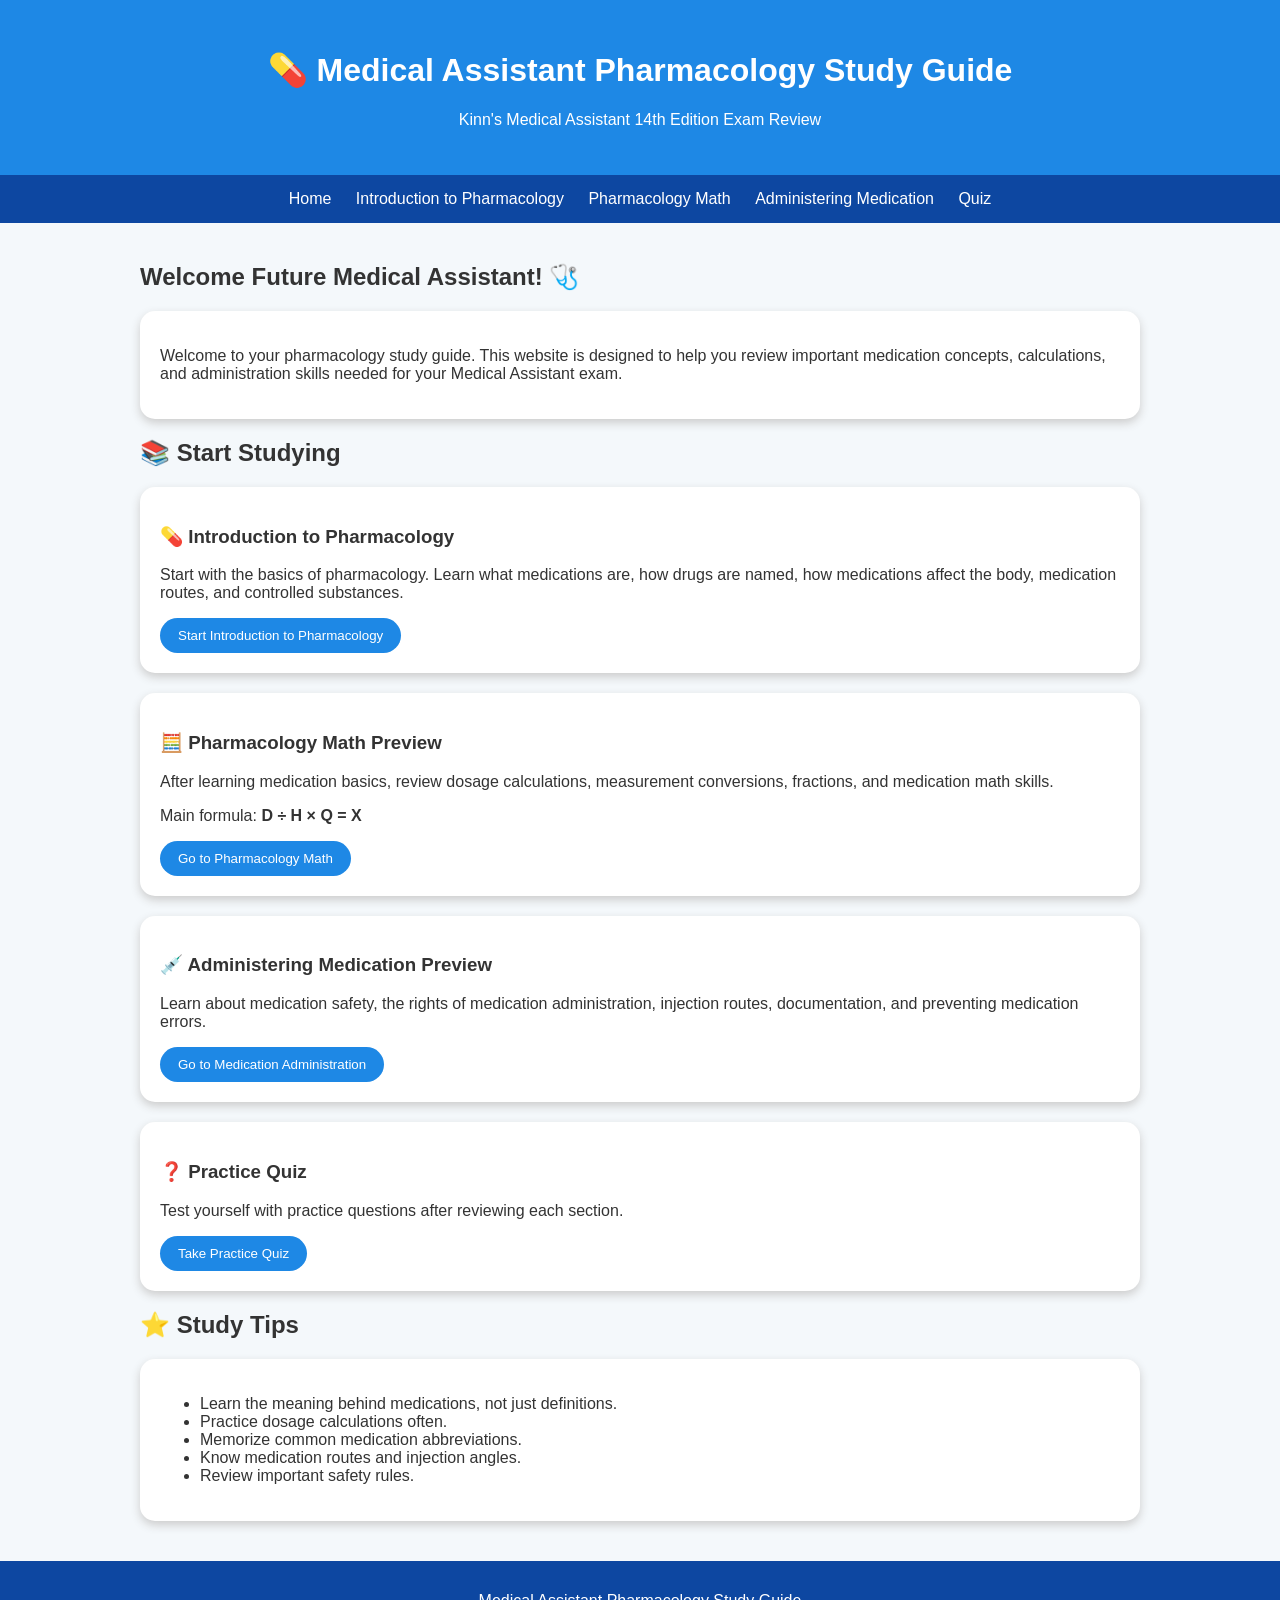
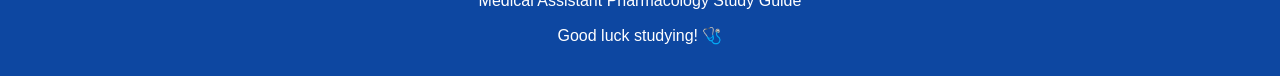
<file: index.html>
<!DOCTYPE html>
<html lang="en">

<head>

<meta charset="UTF-8">
<meta name="viewport" content="width=device-width, initial-scale=1.0">

<title>Medical Assistant Pharmacology Study Guide</title>

<link rel="stylesheet" href="style.css">

</head>


<body>


<header>

<h1>💊 Medical Assistant Pharmacology Study Guide</h1>

<p>Kinn's Medical Assistant 14th Edition Exam Review</p>

</header>



<nav>

<a href="index.html">Home</a>

<a href="intro.html">Introduction to Pharmacology</a>

<a href="math.html">Pharmacology Math</a>

<a href="medication.html">Administering Medication</a>

<a href="quiz.html">Quiz</a>

</nav>





<section>


<h2>Welcome Future Medical Assistant! 🩺</h2>


<div class="card">

<p>

Welcome to your pharmacology study guide. This website is designed to help you review important medication concepts, calculations, and administration skills needed for your Medical Assistant exam.

</p>

</div>





<h2>📚 Start Studying</h2>





<div class="card">


<h3>💊 Introduction to Pharmacology</h3>


<p>

Start with the basics of pharmacology. Learn what medications are, how drugs are named, how medications affect the body, medication routes, and controlled substances.

</p>


<a href="intro.html">

<button>Start Introduction to Pharmacology</button>

</a>


</div>







<div class="card">


<h3>🧮 Pharmacology Math Preview</h3>


<p>

After learning medication basics, review dosage calculations, measurement conversions, fractions, and medication math skills.

</p>


<p>

Main formula:

<strong>D ÷ H × Q = X</strong>

</p>


<a href="math.html">

<button>Go to Pharmacology Math</button>

</a>


</div>







<div class="card">


<h3>💉 Administering Medication Preview</h3>


<p>

Learn about medication safety, the rights of medication administration, injection routes, documentation, and preventing medication errors.

</p>


<a href="medication.html">

<button>Go to Medication Administration</button>

</a>


</div>







<div class="card">


<h3>❓ Practice Quiz</h3>


<p>

Test yourself with practice questions after reviewing each section.

</p>


<a href="quiz.html">

<button>Take Practice Quiz</button>

</a>


</div>







<h2>⭐ Study Tips</h2>


<div class="card">


<ul>

<li>Learn the meaning behind medications, not just definitions.</li>

<li>Practice dosage calculations often.</li>

<li>Memorize common medication abbreviations.</li>

<li>Know medication routes and injection angles.</li>

<li>Review important safety rules.</li>

</ul>


</div>





</section>





<footer>

<p>Medical Assistant Pharmacology Study Guide</p>

<p>Good luck studying! 🩺</p>

</footer>




</body>

</html>
</file>
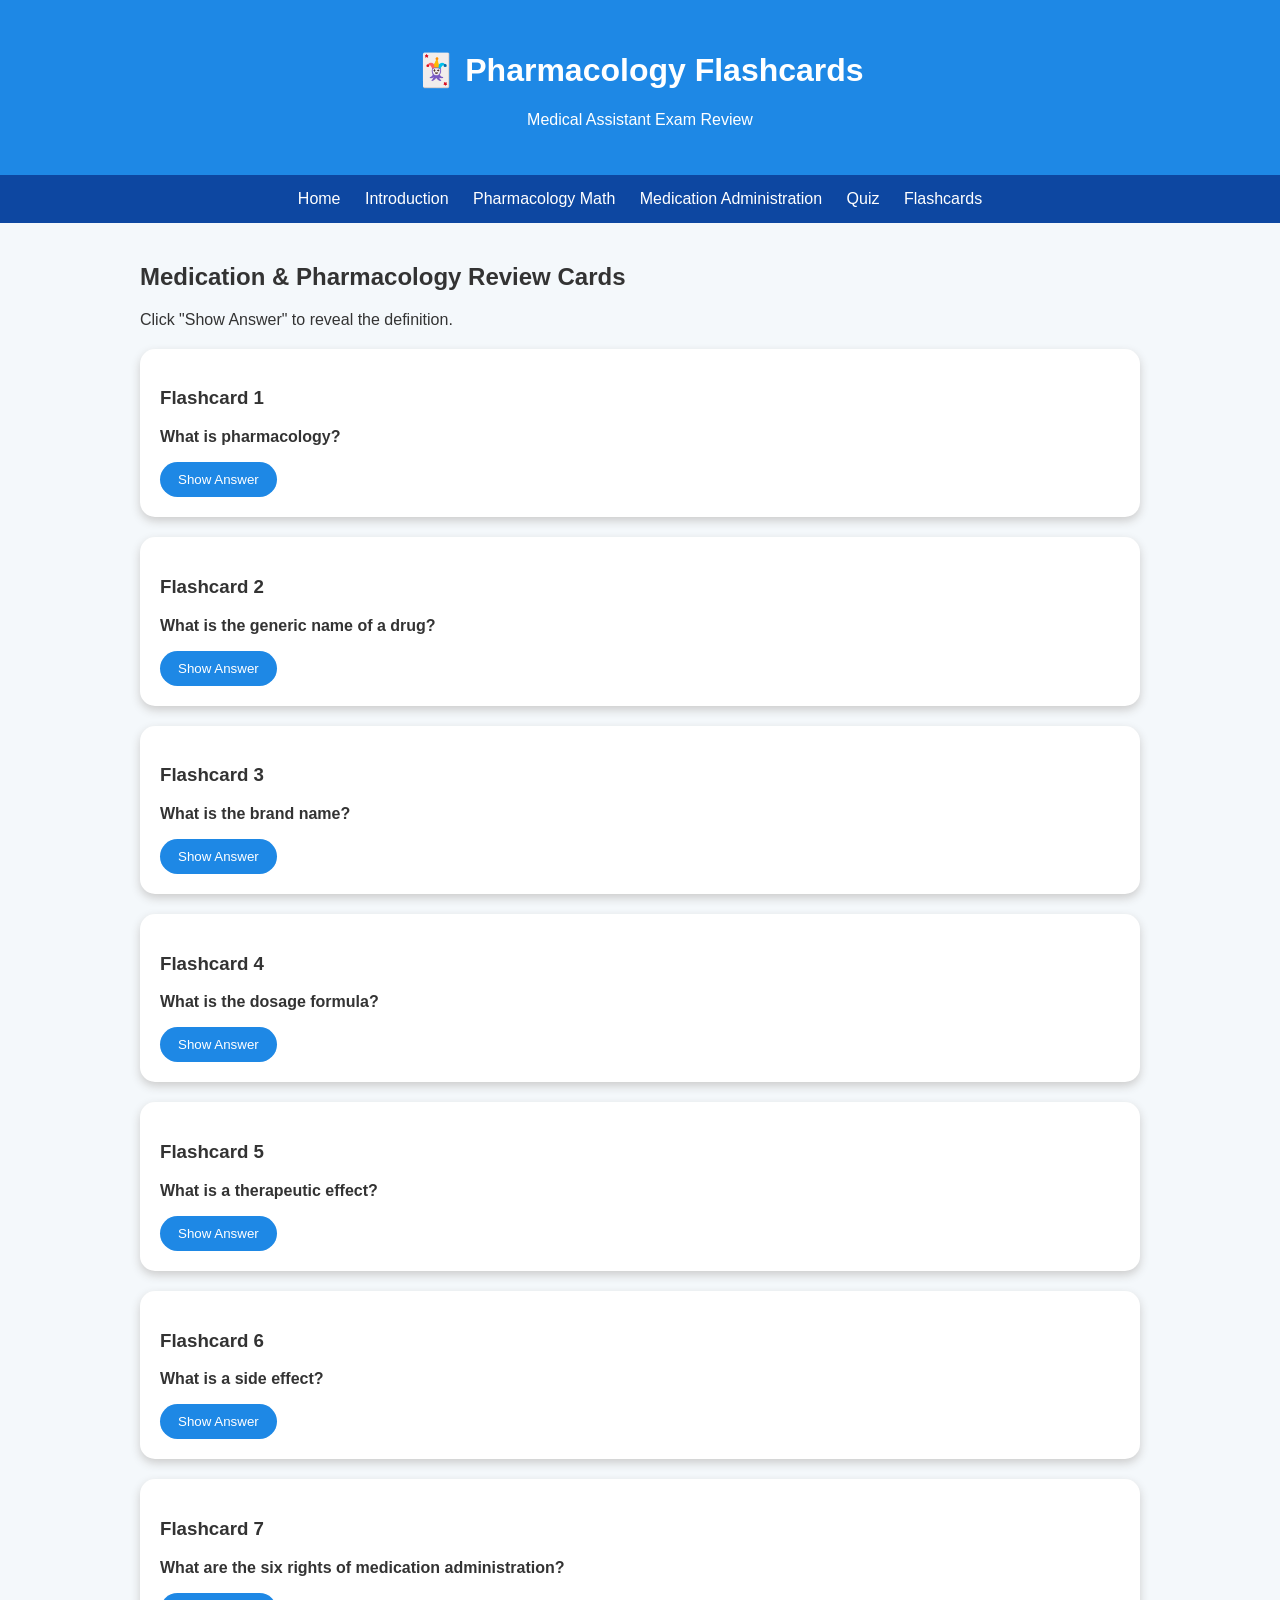
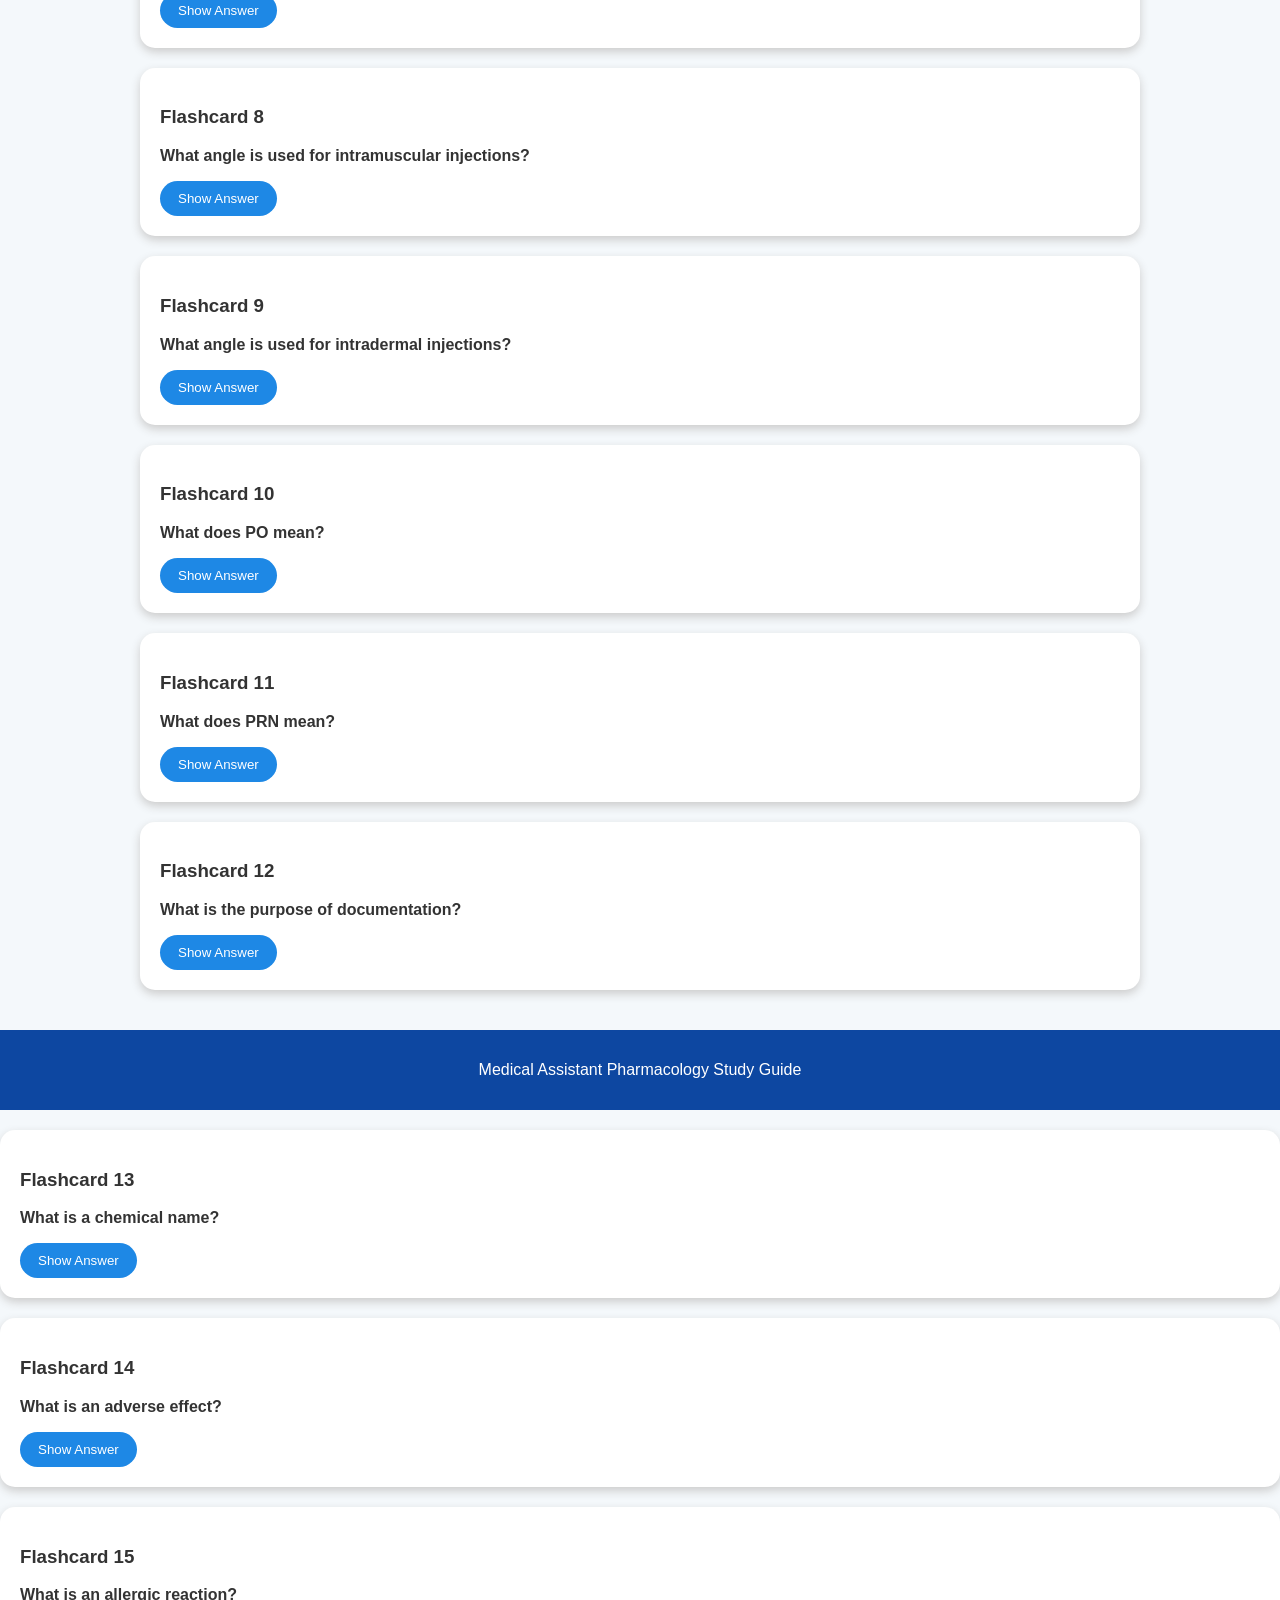
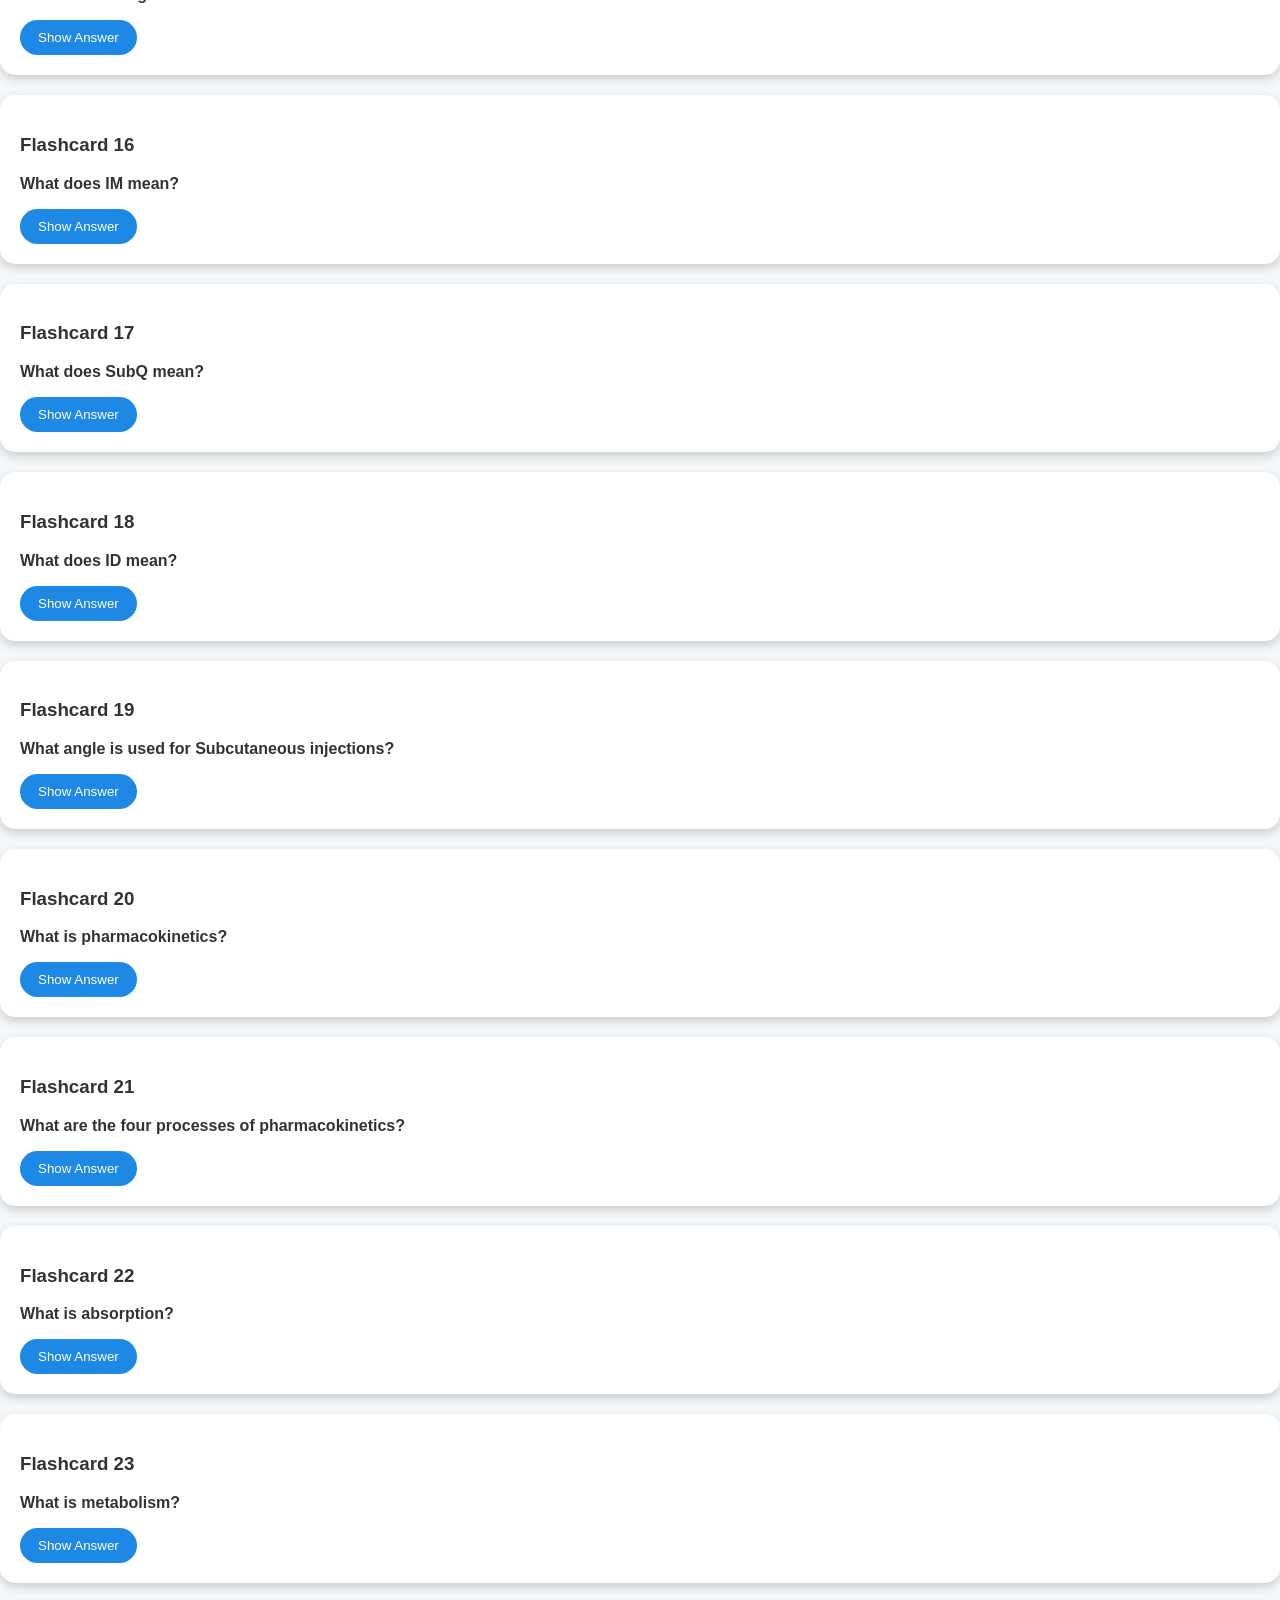
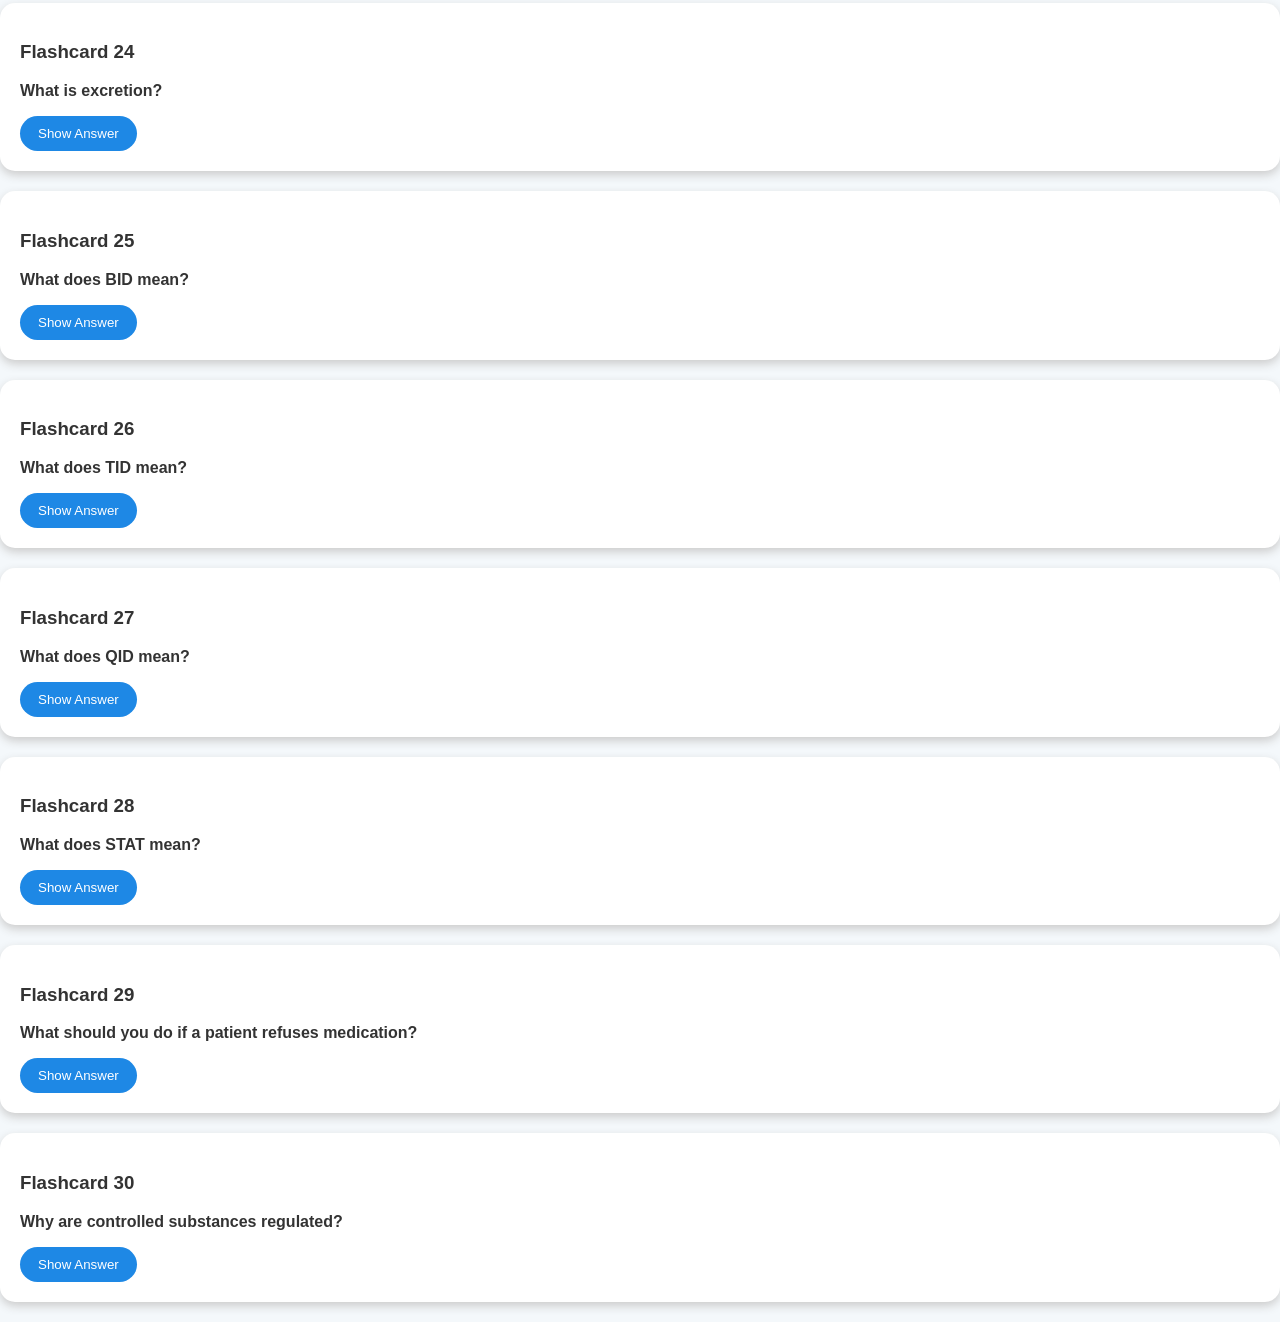
<file: flashcards.html>
<!DOCTYPE html>
<html lang="en">

<head>

<meta charset="UTF-8">
<meta name="viewport" content="width=device-width, initial-scale=1.0">

<title>Pharmacology Flashcards</title>

<link rel="stylesheet" href="style.css">

</head>


<body>


<header>

<h1>🃏 Pharmacology Flashcards</h1>

<p>Medical Assistant Exam Review</p>

</header>



<nav>

<a href="index.html">Home</a>

<a href="intro.html">Introduction</a>

<a href="math.html">Pharmacology Math</a>

<a href="medication.html">Medication Administration</a>

<a href="quiz.html">Quiz</a>

<a href="flashcards.html">Flashcards</a>

</nav>





<section>


<h2>Medication & Pharmacology Review Cards</h2>


<p>
Click "Show Answer" to reveal the definition.
</p>





<div class="card">

<h3>Flashcard 1</h3>

<p><strong>What is pharmacology?</strong></p>

<button onclick="showAnswer('a1')">Show Answer</button>

<p id="a1" style="display:none;">
The study of drugs, their effects on the body, and how they are used to treat conditions.
</p>

</div>







<div class="card">

<h3>Flashcard 2</h3>

<p><strong>What is the generic name of a drug?</strong></p>

<button onclick="showAnswer('a2')">Show Answer</button>

<p id="a2" style="display:none;">
The official non-brand name of a medication.
</p>

</div>







<div class="card">

<h3>Flashcard 3</h3>

<p><strong>What is the brand name?</strong></p>

<button onclick="showAnswer('a3')">Show Answer</button>

<p id="a3" style="display:none;">
The name given to a medication by the manufacturer.
</p>

</div>







<div class="card">

<h3>Flashcard 4</h3>

<p><strong>What is the dosage formula?</strong></p>

<button onclick="showAnswer('a4')">Show Answer</button>

<p id="a4" style="display:none;">
D ÷ H × Q = X
<br>
D = Desired dose
<br>
H = Have (dose available)
<br>
Q = Quantity
<br>
X = Amount to give
</p>

</div>







<div class="card">

<h3>Flashcard 5</h3>

<p><strong>What is a therapeutic effect?</strong></p>

<button onclick="showAnswer('a5')">Show Answer</button>

<p id="a5" style="display:none;">
The intended or desired effect of a medication.
</p>

</div>







<div class="card">

<h3>Flashcard 6</h3>

<p><strong>What is a side effect?</strong></p>

<button onclick="showAnswer('a6')">Show Answer</button>

<p id="a6" style="display:none;">
An expected but unwanted effect of a medication.
</p>

</div>







<div class="card">

<h3>Flashcard 7</h3>

<p><strong>What are the six rights of medication administration?</strong></p>

<button onclick="showAnswer('a7')">Show Answer</button>

<p id="a7" style="display:none;">
Right patient, right medication, right dose, right route, right time, and right documentation.
</p>

</div>







<div class="card">

<h3>Flashcard 8</h3>

<p><strong>What angle is used for intramuscular injections?</strong></p>

<button onclick="showAnswer('a8')">Show Answer</button>

<p id="a8" style="display:none;">
90 degrees.
</p>

</div>







<div class="card">

<h3>Flashcard 9</h3>

<p><strong>What angle is used for intradermal injections?</strong></p>

<button onclick="showAnswer('a9')">Show Answer</button>

<p id="a9" style="display:none;">
5°–15°.
</p>

</div>







<div class="card">

<h3>Flashcard 10</h3>

<p><strong>What does PO mean?</strong></p>

<button onclick="showAnswer('a10')">Show Answer</button>

<p id="a10" style="display:none;">
By mouth (oral route).
</p>

</div>







<div class="card">

<h3>Flashcard 11</h3>

<p><strong>What does PRN mean?</strong></p>

<button onclick="showAnswer('a11')">Show Answer</button>

<p id="a11" style="display:none;">
As needed.
</p>

</div>







<div class="card">

<h3>Flashcard 12</h3>

<p><strong>What is the purpose of documentation?</strong></p>

<button onclick="showAnswer('a12')">Show Answer</button>

<p id="a12" style="display:none;">
To provide a legal record that medication was safely administered.
</p>

</div>






</section>







<script>

function showAnswer(id){

let answer = document.getElementById(id);

if(answer.style.display === "none"){

answer.style.display = "block";

}

else{

answer.style.display = "none";

}

}

</script>






<footer>

<p>Medical Assistant Pharmacology Study Guide</p>

</footer>



</body>
<!-- Additional Flashcards -->


<div class="card">

<h3>Flashcard 13</h3>

<p><strong>What is a chemical name?</strong></p>

<button onclick="showAnswer('a13')">Show Answer</button>

<p id="a13" style="display:none;">
The scientific name that describes the chemical structure of a drug.
</p>

</div>





<div class="card">

<h3>Flashcard 14</h3>

<p><strong>What is an adverse effect?</strong></p>

<button onclick="showAnswer('a14')">Show Answer</button>

<p id="a14" style="display:none;">
A harmful or unexpected reaction to a medication that may require medical attention.
</p>

</div>





<div class="card">

<h3>Flashcard 15</h3>

<p><strong>What is an allergic reaction?</strong></p>

<button onclick="showAnswer('a15')">Show Answer</button>

<p id="a15" style="display:none;">
An immune system response to a medication. Signs may include rash, itching, swelling, or difficulty breathing.
</p>

</div>





<div class="card">

<h3>Flashcard 16</h3>

<p><strong>What does IM mean?</strong></p>

<button onclick="showAnswer('a16')">Show Answer</button>

<p id="a16" style="display:none;">
Intramuscular — medication injected into muscle tissue.
</p>

</div>





<div class="card">

<h3>Flashcard 17</h3>

<p><strong>What does SubQ mean?</strong></p>

<button onclick="showAnswer('a17')">Show Answer</button>

<p id="a17" style="display:none;">
Subcutaneous — medication injected into the fatty tissue under the skin.
</p>

</div>





<div class="card">

<h3>Flashcard 18</h3>

<p><strong>What does ID mean?</strong></p>

<button onclick="showAnswer('a18')">Show Answer</button>

<p id="a18" style="display:none;">
Intradermal — medication injected into the dermis layer of the skin.
</p>

</div>





<div class="card">

<h3>Flashcard 19</h3>

<p><strong>What angle is used for Subcutaneous injections?</strong></p>

<button onclick="showAnswer('a19')">Show Answer</button>

<p id="a19" style="display:none;">
45° or 90° depending on needle length and amount of fatty tissue.
</p>

</div>





<div class="card">

<h3>Flashcard 20</h3>

<p><strong>What is pharmacokinetics?</strong></p>

<button onclick="showAnswer('a20')">Show Answer</button>

<p id="a20" style="display:none;">
The study of how the body affects a drug, including absorption, distribution, metabolism, and excretion (ADME).
</p>

</div>





<div class="card">

<h3>Flashcard 21</h3>

<p><strong>What are the four processes of pharmacokinetics?</strong></p>

<button onclick="showAnswer('a21')">Show Answer</button>

<p id="a21" style="display:none;">
Absorption, Distribution, Metabolism, and Excretion (ADME).
</p>

</div>





<div class="card">

<h3>Flashcard 22</h3>

<p><strong>What is absorption?</strong></p>

<button onclick="showAnswer('a22')">Show Answer</button>

<p id="a22" style="display:none;">
The process of a drug entering the bloodstream.
</p>

</div>





<div class="card">

<h3>Flashcard 23</h3>

<p><strong>What is metabolism?</strong></p>

<button onclick="showAnswer('a23')">Show Answer</button>

<p id="a23" style="display:none;">
The process of the body chemically changing a drug, mainly occurring in the liver.
</p>

</div>





<div class="card">

<h3>Flashcard 24</h3>

<p><strong>What is excretion?</strong></p>

<button onclick="showAnswer('a24')">Show Answer</button>

<p id="a24" style="display:none;">
The removal of drugs from the body, mainly through the kidneys.
</p>

</div>





<div class="card">

<h3>Flashcard 25</h3>

<p><strong>What does BID mean?</strong></p>

<button onclick="showAnswer('a25')">Show Answer</button>

<p id="a25" style="display:none;">
Twice daily.
</p>

</div>





<div class="card">

<h3>Flashcard 26</h3>

<p><strong>What does TID mean?</strong></p>

<button onclick="showAnswer('a26')">Show Answer</button>

<p id="a26" style="display:none;">
Three times daily.
</p>

</div>





<div class="card">

<h3>Flashcard 27</h3>

<p><strong>What does QID mean?</strong></p>

<button onclick="showAnswer('a27')">Show Answer</button>

<p id="a27" style="display:none;">
Four times daily.
</p>

</div>





<div class="card">

<h3>Flashcard 28</h3>

<p><strong>What does STAT mean?</strong></p>

<button onclick="showAnswer('a28')">Show Answer</button>

<p id="a28" style="display:none;">
Immediately.
</p>

</div>





<div class="card">

<h3>Flashcard 29</h3>

<p><strong>What should you do if a patient refuses medication?</strong></p>

<button onclick="showAnswer('a29')">Show Answer</button>

<p id="a29" style="display:none;">
Respect the patient's decision, notify the provider according to policy, and document the refusal.
</p>

</div>





<div class="card">

<h3>Flashcard 30</h3>

<p><strong>Why are controlled substances regulated?</strong></p>

<button onclick="showAnswer('a30')">Show Answer</button>

<p id="a30" style="display:none;">
Because they have potential for misuse, abuse, or dependence and are controlled by regulations.
</p>

</div>
</html>
</file>
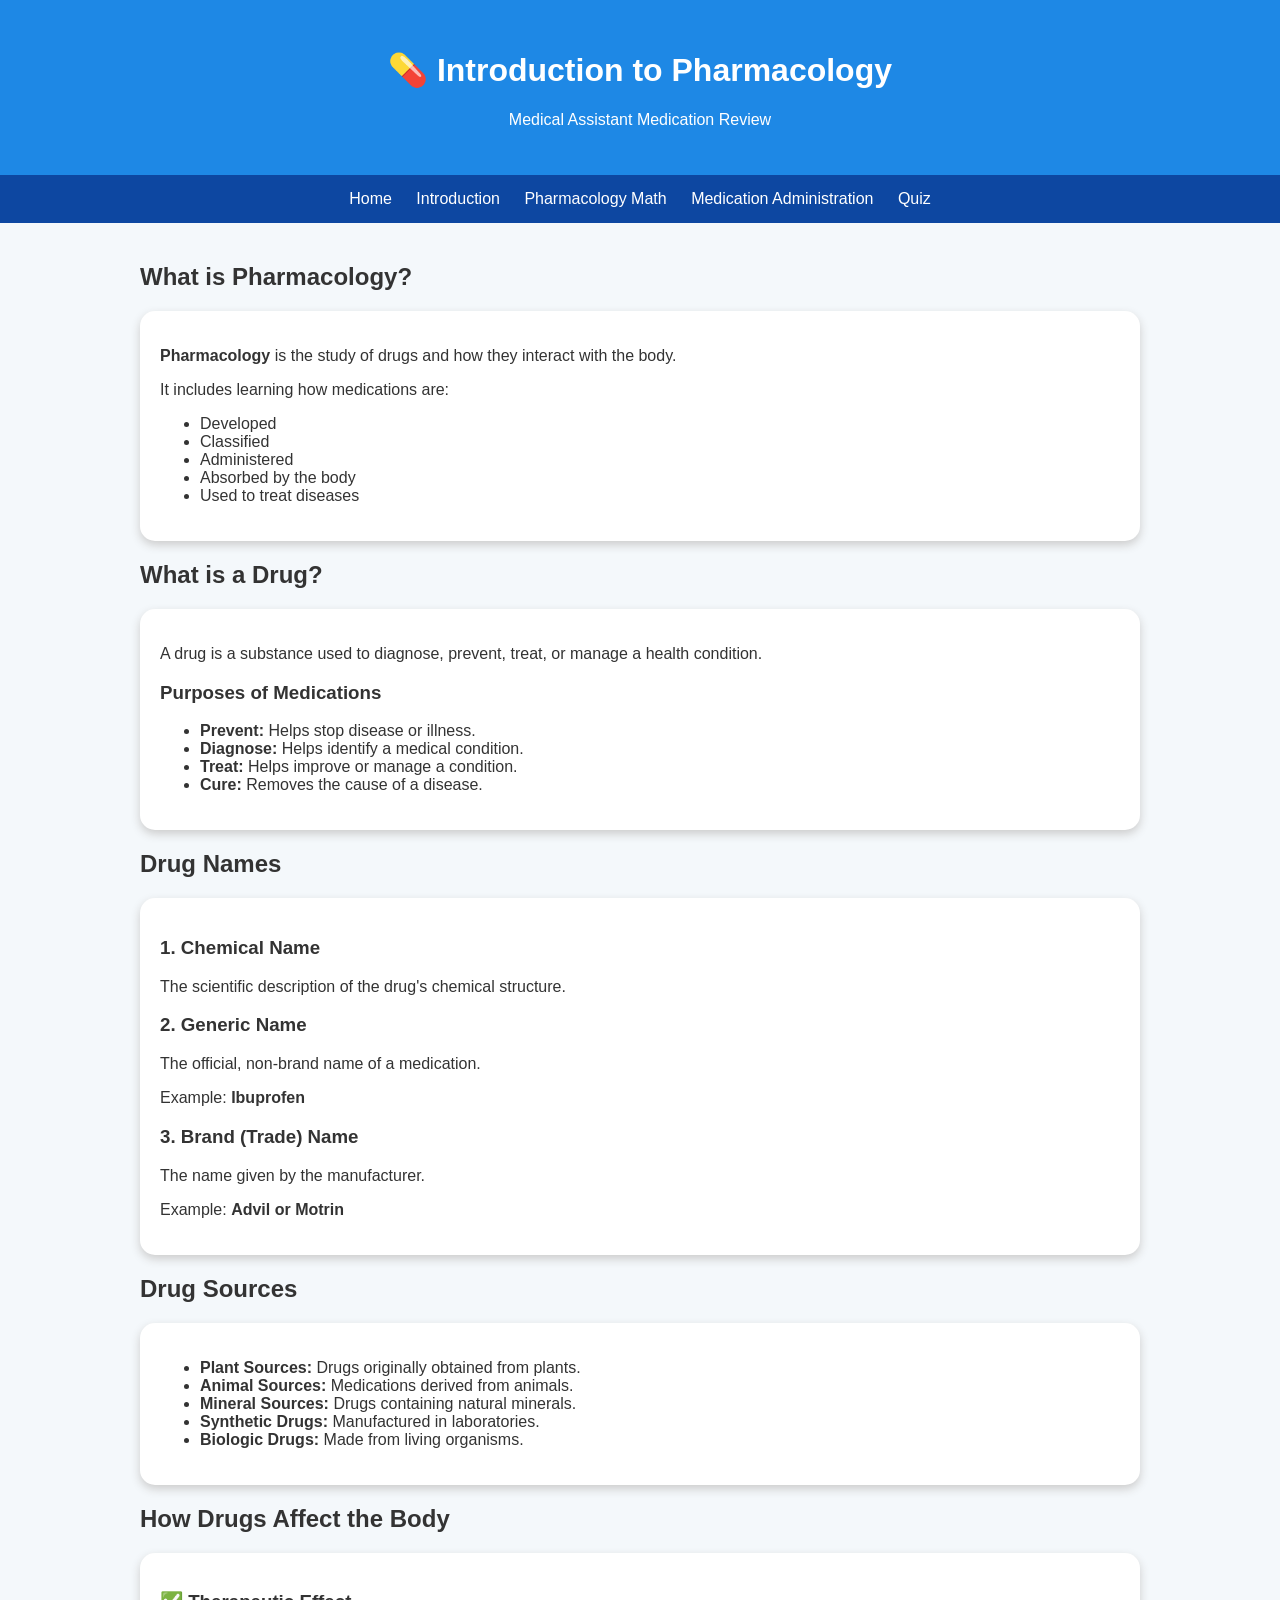
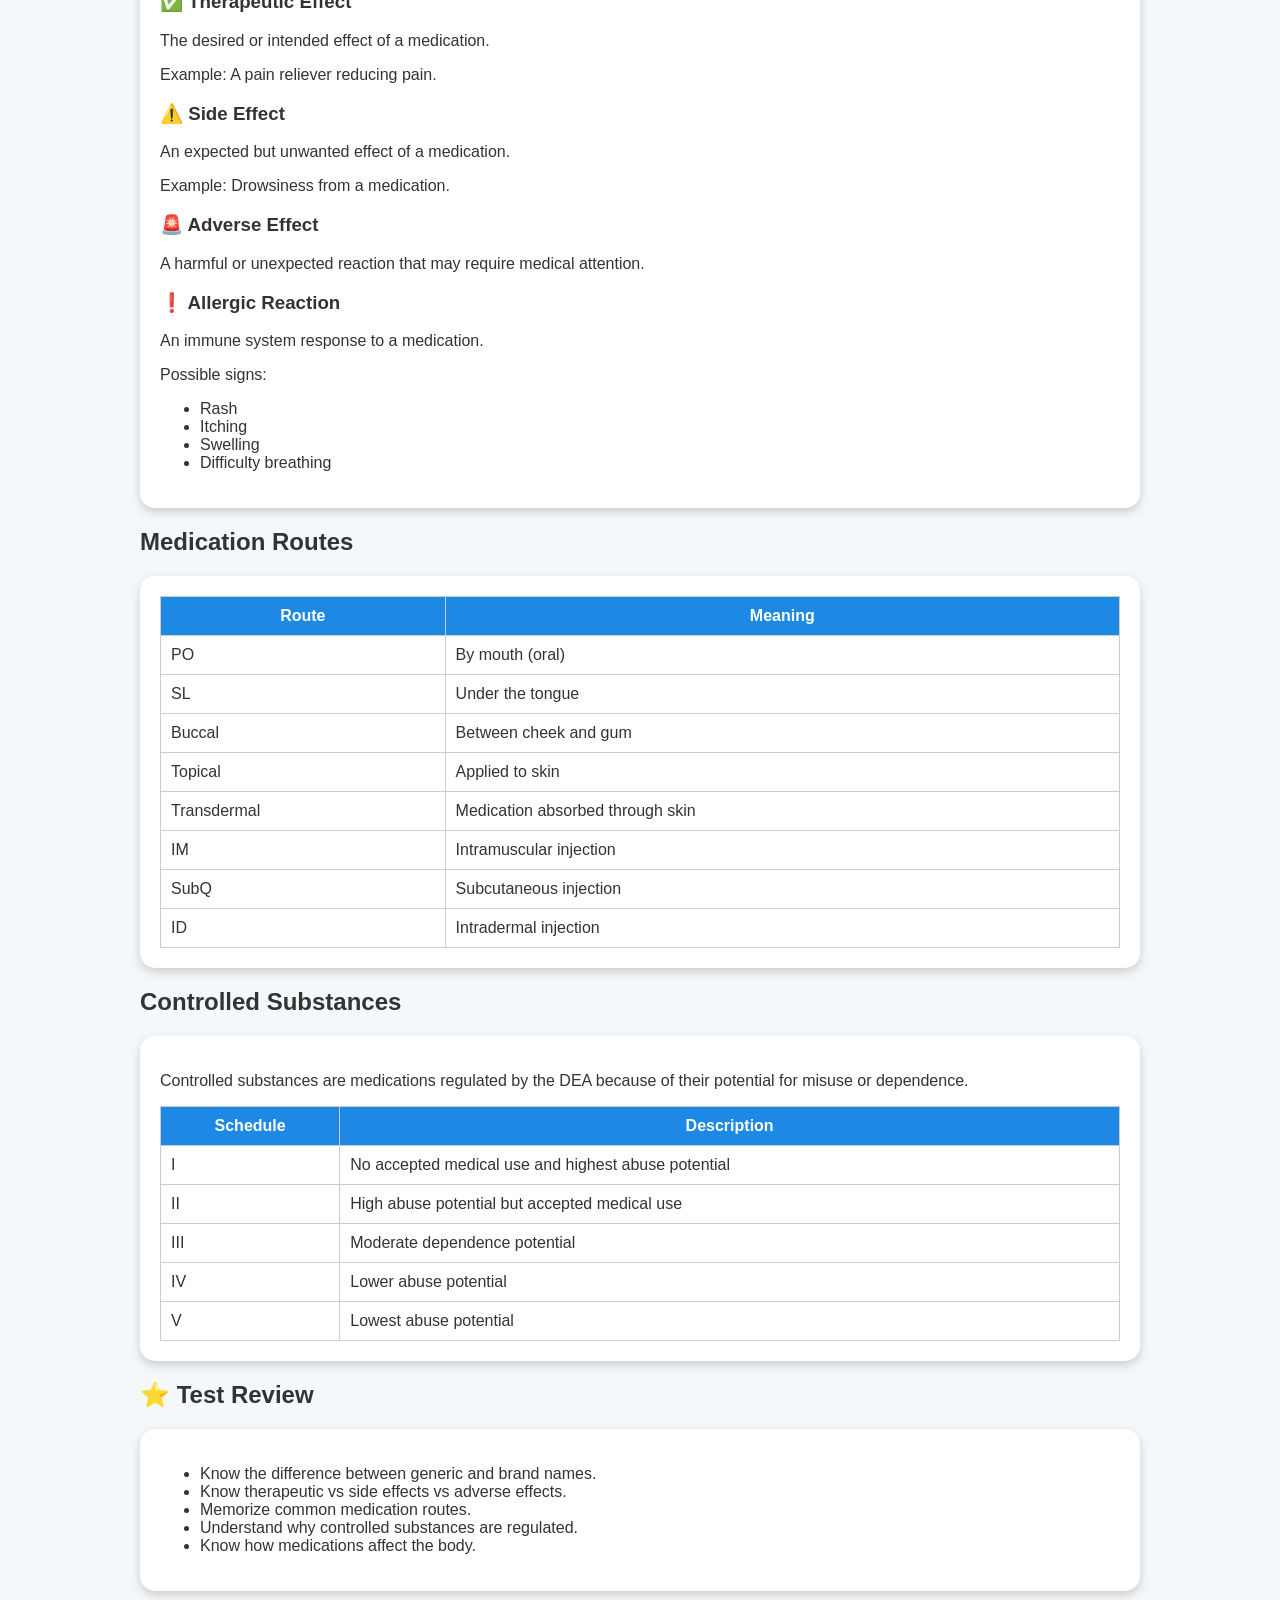
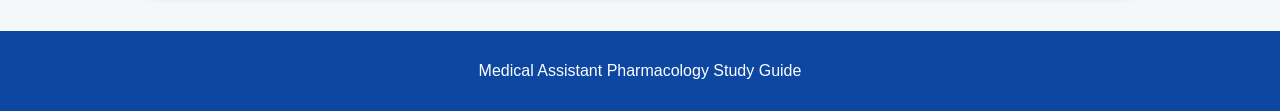
<file: intro.html>
<!DOCTYPE html>
<html lang="en">

<head>

<meta charset="UTF-8">
<meta name="viewport" content="width=device-width, initial-scale=1.0">

<title>Introduction to Pharmacology</title>

<link rel="stylesheet" href="style.css">

</head>


<body>


<header>

<h1>💊 Introduction to Pharmacology</h1>

<p>Medical Assistant Medication Review</p>

</header>



<nav>

<a href="index.html">Home</a>

<a href="intro.html">Introduction</a>

<a href="math.html">Pharmacology Math</a>

<a href="medication.html">Medication Administration</a>

<a href="quiz.html">Quiz</a>

</nav>





<section>


<h2>What is Pharmacology?</h2>


<div class="card">

<p>

<strong>Pharmacology</strong> is the study of drugs and how they interact with the body.

</p>

<p>

It includes learning how medications are:
</p>

<ul>

<li>Developed</li>

<li>Classified</li>

<li>Administered</li>

<li>Absorbed by the body</li>

<li>Used to treat diseases</li>

</ul>


</div>







<h2>What is a Drug?</h2>


<div class="card">


<p>

A drug is a substance used to diagnose, prevent, treat, or manage a health condition.

</p>


<h3>Purposes of Medications</h3>

<ul>

<li><strong>Prevent:</strong> Helps stop disease or illness.</li>

<li><strong>Diagnose:</strong> Helps identify a medical condition.</li>

<li><strong>Treat:</strong> Helps improve or manage a condition.</li>

<li><strong>Cure:</strong> Removes the cause of a disease.</li>

</ul>


</div>







<h2>Drug Names</h2>


<div class="card">


<h3>1. Chemical Name</h3>

<p>

The scientific description of the drug's chemical structure.

</p>


<h3>2. Generic Name</h3>

<p>

The official, non-brand name of a medication.

</p>

<p>
Example: <strong>Ibuprofen</strong>
</p>



<h3>3. Brand (Trade) Name</h3>

<p>

The name given by the manufacturer.

</p>

<p>
Example: <strong>Advil or Motrin</strong>
</p>


</div>







<h2>Drug Sources</h2>


<div class="card">


<ul>

<li><strong>Plant Sources:</strong> Drugs originally obtained from plants.</li>

<li><strong>Animal Sources:</strong> Medications derived from animals.</li>

<li><strong>Mineral Sources:</strong> Drugs containing natural minerals.</li>

<li><strong>Synthetic Drugs:</strong> Manufactured in laboratories.</li>

<li><strong>Biologic Drugs:</strong> Made from living organisms.</li>

</ul>


</div>







<h2>How Drugs Affect the Body</h2>


<div class="card">


<h3>✅ Therapeutic Effect</h3>

<p>

The desired or intended effect of a medication.

</p>

<p>
Example: A pain reliever reducing pain.
</p>




<h3>⚠️ Side Effect</h3>

<p>

An expected but unwanted effect of a medication.

</p>

<p>
Example: Drowsiness from a medication.
</p>




<h3>🚨 Adverse Effect</h3>

<p>

A harmful or unexpected reaction that may require medical attention.

</p>




<h3>❗ Allergic Reaction</h3>

<p>

An immune system response to a medication.

</p>

<p>
Possible signs:
</p>

<ul>

<li>Rash</li>

<li>Itching</li>

<li>Swelling</li>

<li>Difficulty breathing</li>

</ul>


</div>







<h2>Medication Routes</h2>


<div class="card">


<table>


<tr>

<th>Route</th>

<th>Meaning</th>

</tr>


<tr>

<td>PO</td>

<td>By mouth (oral)</td>

</tr>


<tr>

<td>SL</td>

<td>Under the tongue</td>

</tr>


<tr>

<td>Buccal</td>

<td>Between cheek and gum</td>

</tr>


<tr>

<td>Topical</td>

<td>Applied to skin</td>

</tr>


<tr>

<td>Transdermal</td>

<td>Medication absorbed through skin</td>

</tr>


<tr>

<td>IM</td>

<td>Intramuscular injection</td>

</tr>


<tr>

<td>SubQ</td>

<td>Subcutaneous injection</td>

</tr>


<tr>

<td>ID</td>

<td>Intradermal injection</td>

</tr>


</table>


</div>







<h2>Controlled Substances</h2>


<div class="card">


<p>

Controlled substances are medications regulated by the DEA because of their potential for misuse or dependence.

</p>



<table>


<tr>

<th>Schedule</th>

<th>Description</th>

</tr>


<tr>

<td>I</td>

<td>No accepted medical use and highest abuse potential</td>

</tr>


<tr>

<td>II</td>

<td>High abuse potential but accepted medical use</td>

</tr>


<tr>

<td>III</td>

<td>Moderate dependence potential</td>

</tr>


<tr>

<td>IV</td>

<td>Lower abuse potential</td>

</tr>


<tr>

<td>V</td>

<td>Lowest abuse potential</td>

</tr>


</table>


</div>







<h2>⭐ Test Review</h2>


<div class="card">


<ul>

<li>Know the difference between generic and brand names.</li>

<li>Know therapeutic vs side effects vs adverse effects.</li>

<li>Memorize common medication routes.</li>

<li>Understand why controlled substances are regulated.</li>

<li>Know how medications affect the body.</li>


</ul>


</div>




</section>





<footer>

<p>Medical Assistant Pharmacology Study Guide</p>

</footer>




</body>

</html>
</file>
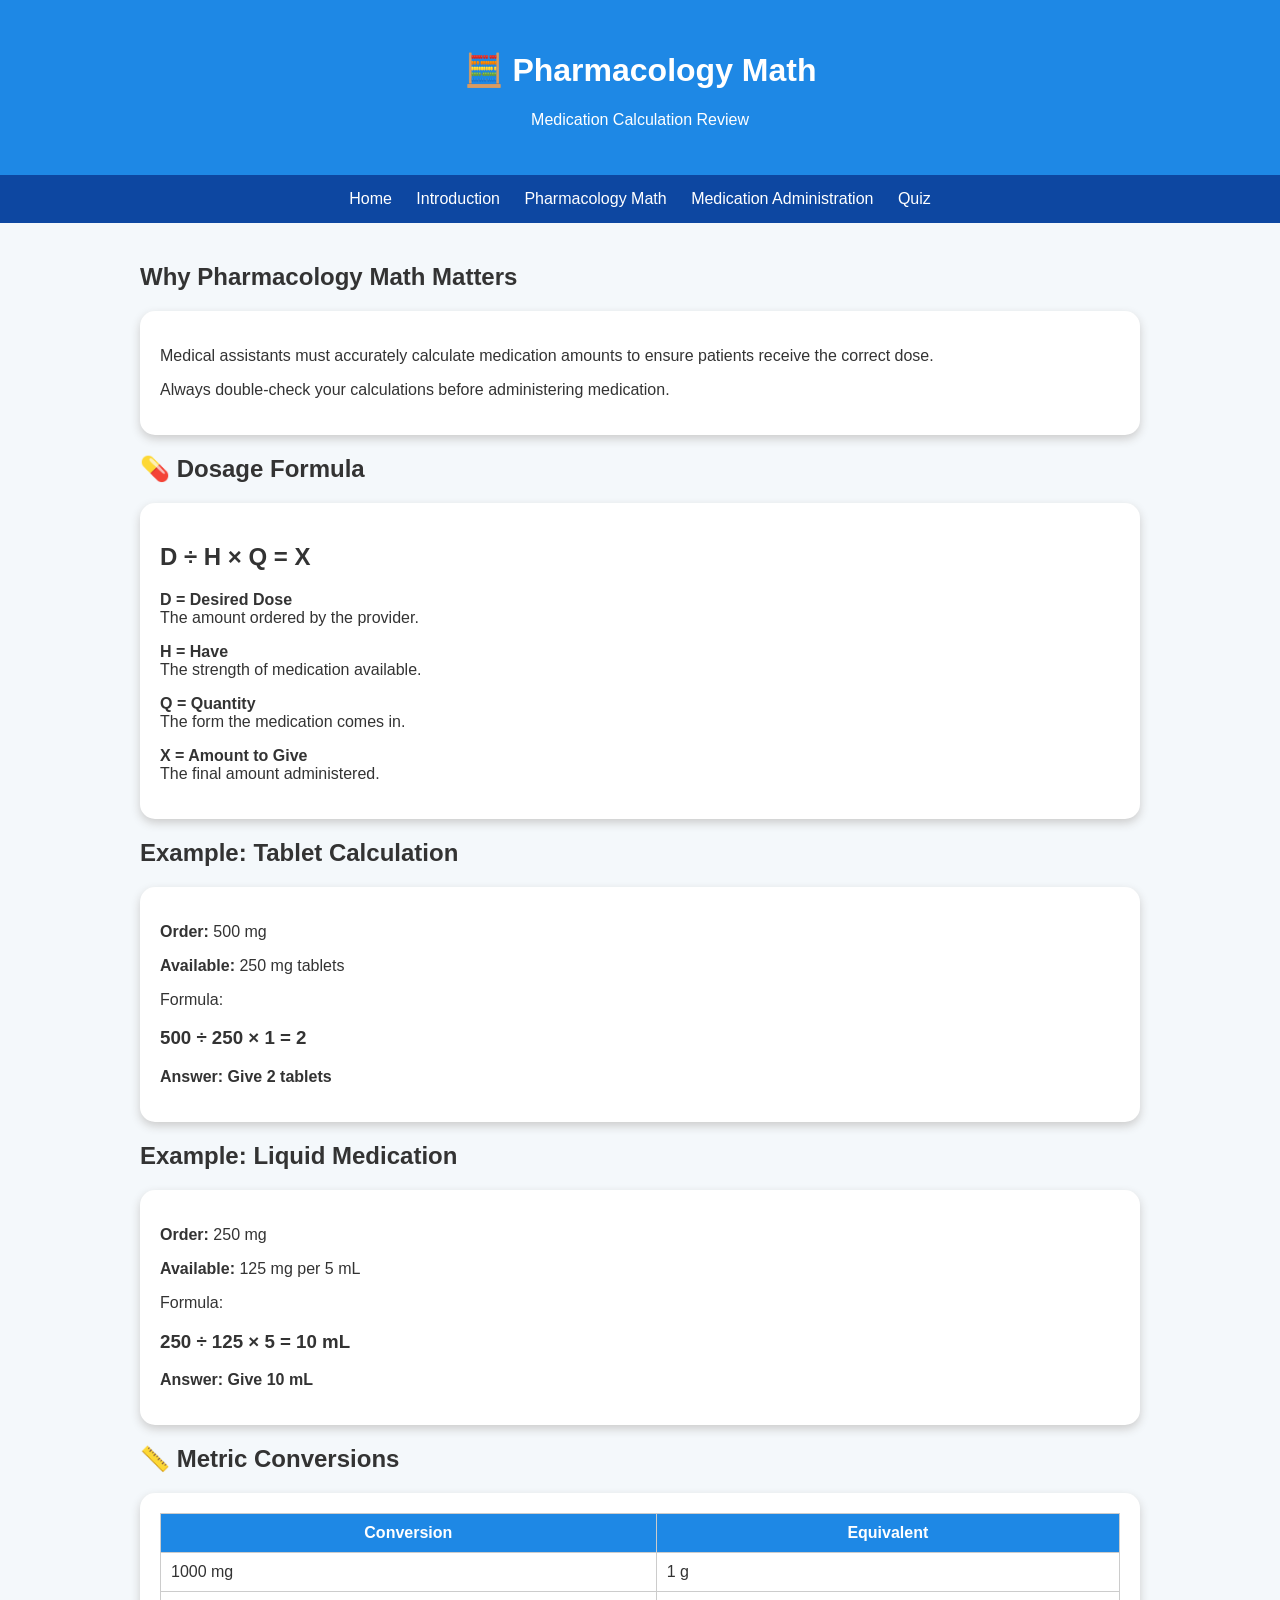
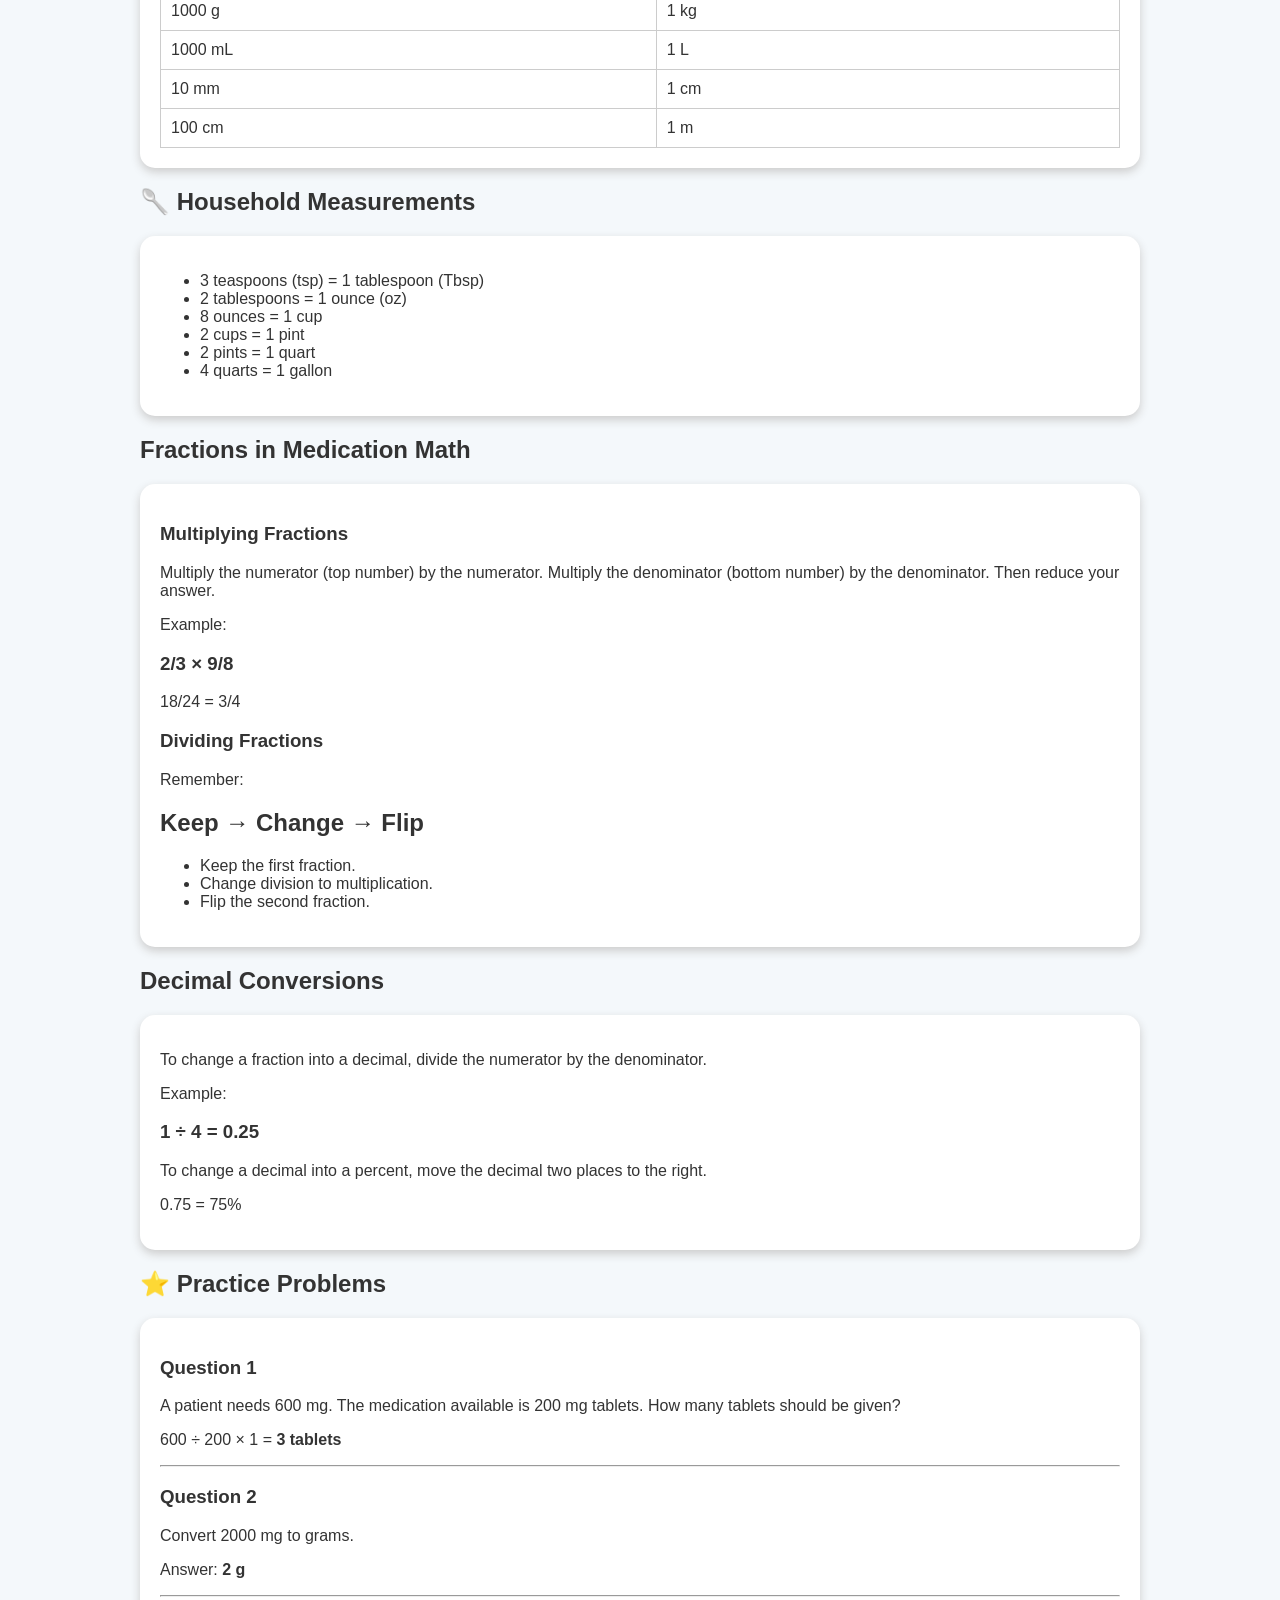
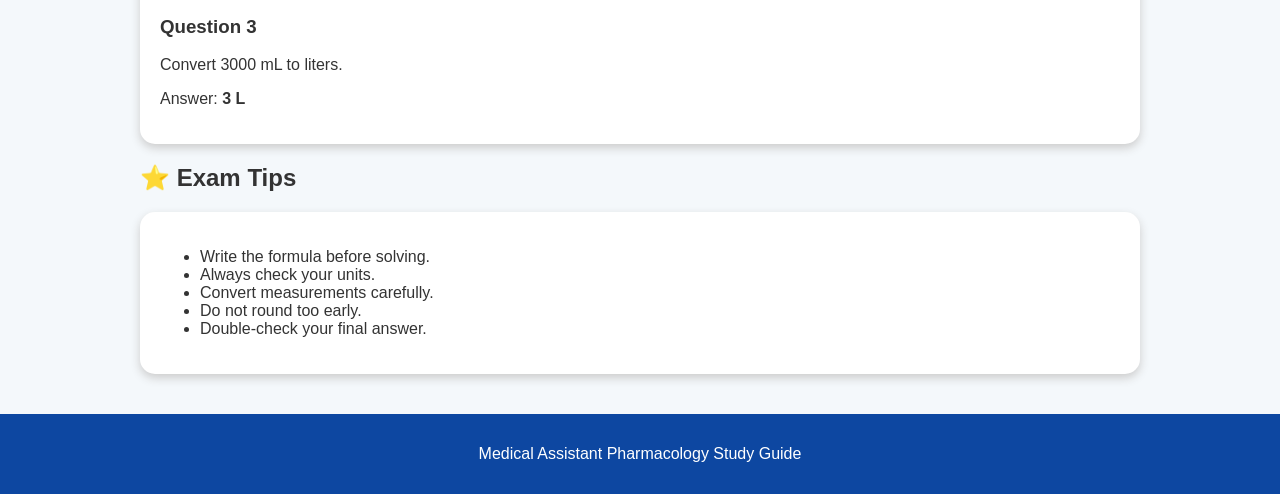
<file: math.html>
<!DOCTYPE html>
<html lang="en">

<head>

<meta charset="UTF-8">
<meta name="viewport" content="width=device-width, initial-scale=1.0">

<title>Pharmacology Math</title>

<link rel="stylesheet" href="style.css">

</head>


<body>


<header>

<h1>🧮 Pharmacology Math</h1>

<p>Medication Calculation Review</p>

</header>



<nav>

<a href="index.html">Home</a>

<a href="intro.html">Introduction</a>

<a href="math.html">Pharmacology Math</a>

<a href="medication.html">Medication Administration</a>

<a href="quiz.html">Quiz</a>

</nav>




<section>



<h2>Why Pharmacology Math Matters</h2>


<div class="card">

<p>

Medical assistants must accurately calculate medication amounts to ensure patients receive the correct dose.

</p>

<p>

Always double-check your calculations before administering medication.

</p>

</div>







<h2>💊 Dosage Formula</h2>


<div class="card">


<h1>D ÷ H × Q = X</h1>


<p>

<strong>D = Desired Dose</strong><br>

The amount ordered by the provider.

</p>


<p>

<strong>H = Have</strong><br>

The strength of medication available.

</p>


<p>

<strong>Q = Quantity</strong><br>

The form the medication comes in.

</p>


<p>

<strong>X = Amount to Give</strong><br>

The final amount administered.

</p>


</div>







<h2>Example: Tablet Calculation</h2>


<div class="card">


<p><strong>Order:</strong> 500 mg</p>

<p><strong>Available:</strong> 250 mg tablets</p>


<p>

Formula:

</p>


<h3>

500 ÷ 250 × 1 = 2

</h3>


<p>

<strong>Answer: Give 2 tablets</strong>

</p>


</div>







<h2>Example: Liquid Medication</h2>


<div class="card">


<p><strong>Order:</strong> 250 mg</p>

<p><strong>Available:</strong> 125 mg per 5 mL</p>


<p>

Formula:

</p>


<h3>

250 ÷ 125 × 5 = 10 mL

</h3>


<p>

<strong>Answer: Give 10 mL</strong>

</p>


</div>







<h2>📏 Metric Conversions</h2>


<div class="card">


<table>


<tr>

<th>Conversion</th>

<th>Equivalent</th>

</tr>



<tr>

<td>1000 mg</td>

<td>1 g</td>

</tr>



<tr>

<td>1000 g</td>

<td>1 kg</td>

</tr>



<tr>

<td>1000 mL</td>

<td>1 L</td>

</tr>



<tr>

<td>10 mm</td>

<td>1 cm</td>

</tr>



<tr>

<td>100 cm</td>

<td>1 m</td>

</tr>


</table>


</div>







<h2>🥄 Household Measurements</h2>


<div class="card">


<ul>

<li>3 teaspoons (tsp) = 1 tablespoon (Tbsp)</li>

<li>2 tablespoons = 1 ounce (oz)</li>

<li>8 ounces = 1 cup</li>

<li>2 cups = 1 pint</li>

<li>2 pints = 1 quart</li>

<li>4 quarts = 1 gallon</li>

</ul>


</div>







<h2>Fractions in Medication Math</h2>


<div class="card">


<h3>Multiplying Fractions</h3>


<p>

Multiply the numerator (top number) by the numerator.

Multiply the denominator (bottom number) by the denominator.

Then reduce your answer.

</p>


<p>

Example:

</p>


<h3>

2/3 × 9/8

</h3>


<p>

18/24 = 3/4

</p>




<h3>Dividing Fractions</h3>


<p>

Remember:

</p>


<h2>Keep → Change → Flip</h2>


<ul>

<li>Keep the first fraction.</li>

<li>Change division to multiplication.</li>

<li>Flip the second fraction.</li>

</ul>


</div>







<h2>Decimal Conversions</h2>


<div class="card">


<p>

To change a fraction into a decimal, divide the numerator by the denominator.

</p>


<p>

Example:

</p>


<h3>

1 ÷ 4 = 0.25

</h3>


<p>

To change a decimal into a percent, move the decimal two places to the right.

</p>


<p>

0.75 = 75%

</p>


</div>







<h2>⭐ Practice Problems</h2>


<div class="card">


<h3>Question 1</h3>

<p>

A patient needs 600 mg. The medication available is 200 mg tablets.

How many tablets should be given?

</p>


<p>

600 ÷ 200 × 1 = <strong>3 tablets</strong>

</p>



<hr>



<h3>Question 2</h3>

<p>

Convert 2000 mg to grams.

</p>


<p>

Answer: <strong>2 g</strong>

</p>



<hr>



<h3>Question 3</h3>

<p>

Convert 3000 mL to liters.

</p>


<p>

Answer: <strong>3 L</strong>

</p>


</div>







<h2>⭐ Exam Tips</h2>


<div class="card">


<ul>

<li>Write the formula before solving.</li>

<li>Always check your units.</li>

<li>Convert measurements carefully.</li>

<li>Do not round too early.</li>

<li>Double-check your final answer.</li>


</ul>


</div>





</section>






<footer>

<p>Medical Assistant Pharmacology Study Guide</p>

</footer>



</body>

</html>
</file>
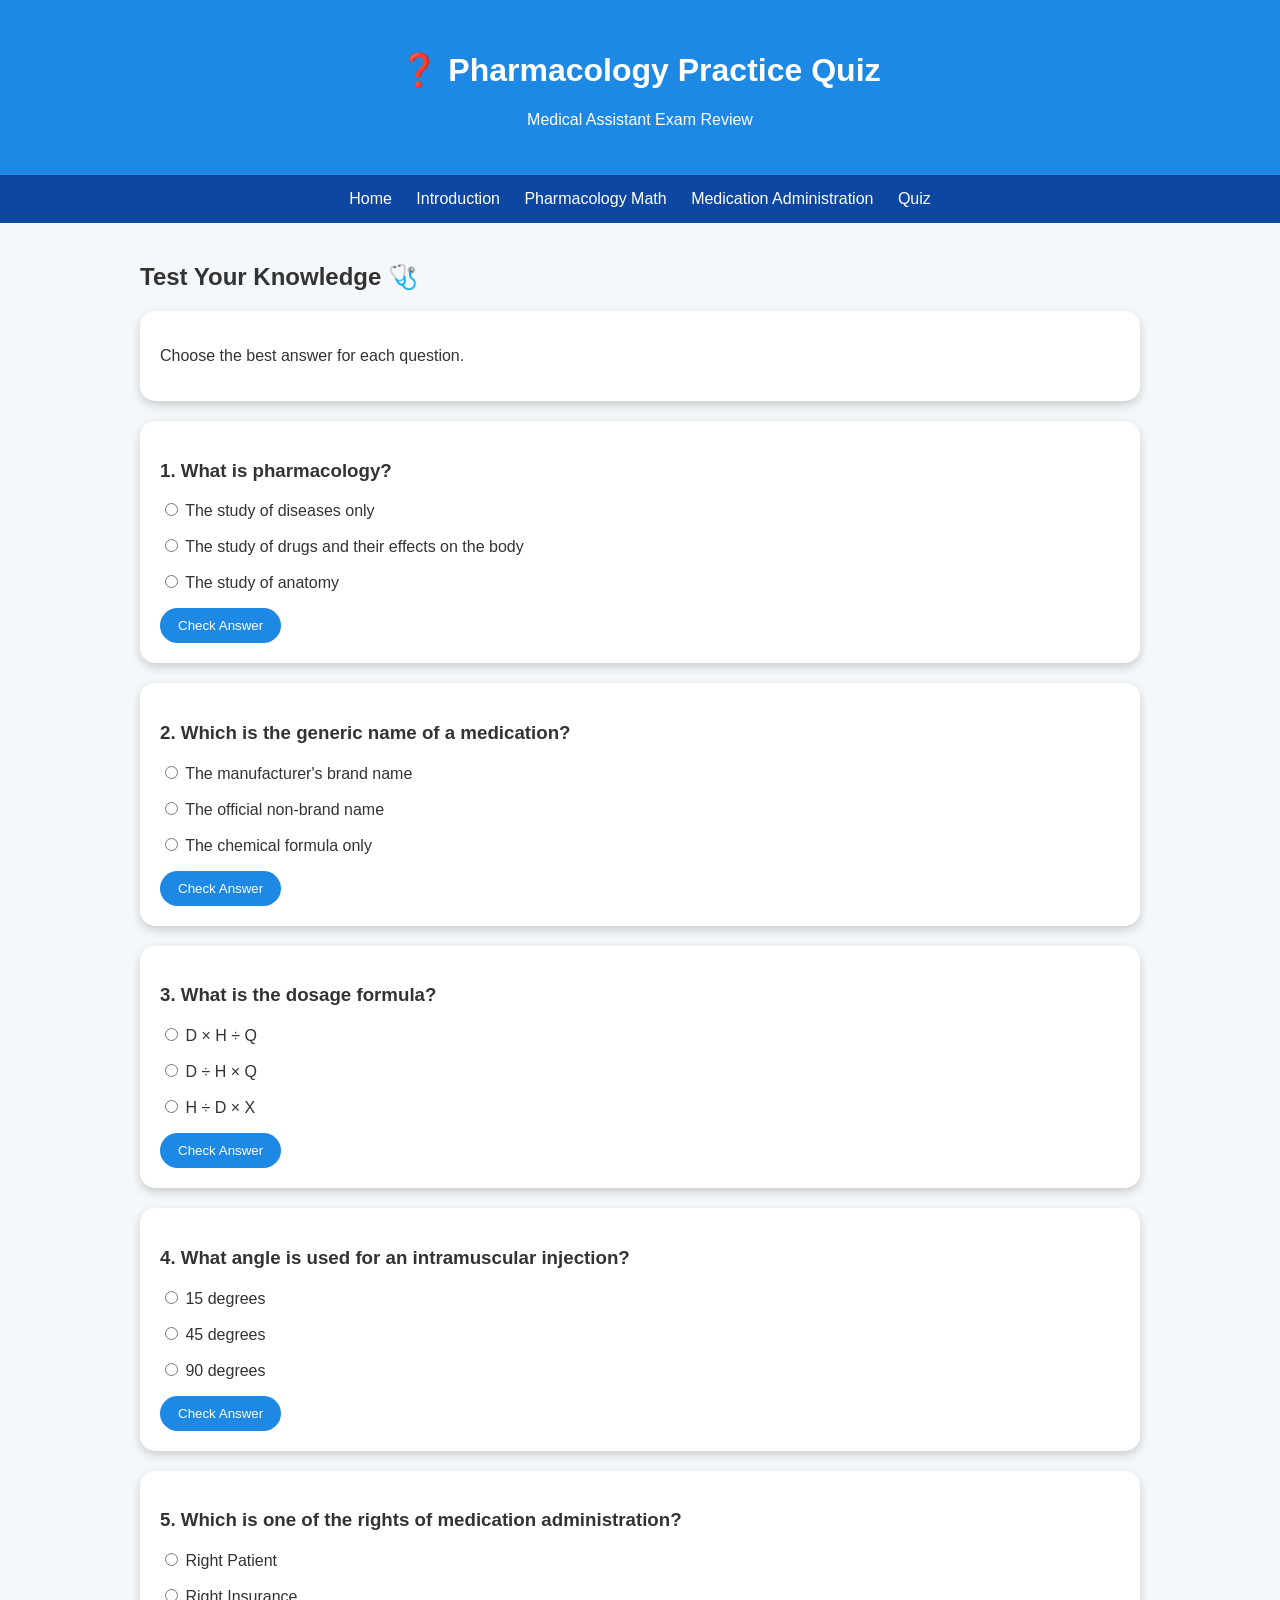
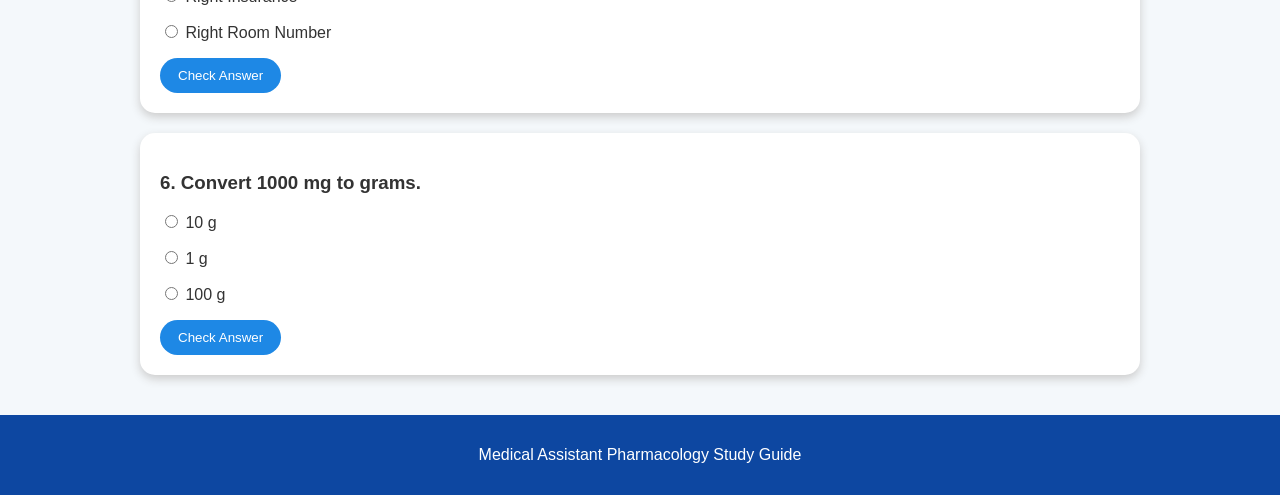
<file: quiz.html>
<!DOCTYPE html>
<html lang="en">

<head>

<meta charset="UTF-8">
<meta name="viewport" content="width=device-width, initial-scale=1.0">

<title>Pharmacology Practice Quiz</title>

<link rel="stylesheet" href="style.css">

</head>


<body>


<header>

<h1>❓ Pharmacology Practice Quiz</h1>

<p>Medical Assistant Exam Review</p>

</header>



<nav>

<a href="index.html">Home</a>

<a href="intro.html">Introduction</a>

<a href="math.html">Pharmacology Math</a>

<a href="medication.html">Medication Administration</a>

<a href="quiz.html">Quiz</a>

</nav>





<section>


<h2>Test Your Knowledge 🩺</h2>


<div class="card">


<p>
Choose the best answer for each question.
</p>


</div>







<div class="card">


<h3>1. What is pharmacology?</h3>


<p>
<input type="radio" name="q1" id="q1a">
<label for="q1a">The study of diseases only</label>
</p>


<p>
<input type="radio" name="q1" id="q1b">
<label for="q1b">The study of drugs and their effects on the body</label>
</p>


<p>
<input type="radio" name="q1" id="q1c">
<label for="q1c">The study of anatomy</label>
</p>


<p id="answer1"></p>


<button onclick="check1()">Check Answer</button>


</div>







<div class="card">


<h3>2. Which is the generic name of a medication?</h3>


<p>
<input type="radio" name="q2" id="q2a">
<label for="q2a">The manufacturer's brand name</label>
</p>


<p>
<input type="radio" name="q2" id="q2b">
<label for="q2b">The official non-brand name</label>
</p>


<p>
<input type="radio" name="q2" id="q2c">
<label for="q2c">The chemical formula only</label>
</p>


<p id="answer2"></p>


<button onclick="check2()">Check Answer</button>


</div>







<div class="card">


<h3>3. What is the dosage formula?</h3>


<p>
<input type="radio" name="q3" id="q3a">
<label for="q3a">D × H ÷ Q</label>
</p>


<p>
<input type="radio" name="q3" id="q3b">
<label for="q3b">D ÷ H × Q</label>
</p>


<p>
<input type="radio" name="q3" id="q3c">
<label for="q3c">H ÷ D × X</label>
</p>


<p id="answer3"></p>


<button onclick="check3()">Check Answer</button>


</div>







<div class="card">


<h3>4. What angle is used for an intramuscular injection?</h3>


<p>
<input type="radio" name="q4" id="q4a">
<label for="q4a">15 degrees</label>
</p>


<p>
<input type="radio" name="q4" id="q4b">
<label for="q4b">45 degrees</label>
</p>


<p>
<input type="radio" name="q4" id="q4c">
<label for="q4c">90 degrees</label>
</p>


<p id="answer4"></p>


<button onclick="check4()">Check Answer</button>


</div>







<div class="card">


<h3>5. Which is one of the rights of medication administration?</h3>


<p>
<input type="radio" name="q5" id="q5a">
<label for="q5a">Right Patient</label>
</p>


<p>
<input type="radio" name="q5" id="q5b">
<label for="q5b">Right Insurance</label>
</p>


<p>
<input type="radio" name="q5" id="q5c">
<label for="q5c">Right Room Number</label>
</p>


<p id="answer5"></p>


<button onclick="check5()">Check Answer</button>


</div>







<div class="card">


<h3>6. Convert 1000 mg to grams.</h3>


<p>
<input type="radio" name="q6" id="q6a">
<label for="q6a">10 g</label>
</p>


<p>
<input type="radio" name="q6" id="q6b">
<label for="q6b">1 g</label>
</p>


<p>
<input type="radio" name="q6" id="q6c">
<label for="q6c">100 g</label>
</p>


<p id="answer6"></p>


<button onclick="check6()">Check Answer</button>


</div>






</section>






<script>


function check1(){

document.getElementById("answer1").innerHTML =
document.getElementById("q1b").checked ?
"✅ Correct!" :
"❌ Incorrect. Pharmacology is the study of drugs and their effects.";

}



function check2(){

document.getElementById("answer2").innerHTML =
document.getElementById("q2b").checked ?
"✅ Correct!" :
"❌ Incorrect. Generic names are official medication names.";

}



function check3(){

document.getElementById("answer3").innerHTML =
document.getElementById("q3b").checked ?
"✅ Correct!" :
"❌ Incorrect. The formula is D ÷ H × Q.";

}



function check4(){

document.getElementById("answer4").innerHTML =
document.getElementById("q4c").checked ?
"✅ Correct!" :
"❌ Incorrect. IM injections use a 90° angle.";

}



function check5(){

document.getElementById("answer5").innerHTML =
document.getElementById("q5a").checked ?
"✅ Correct!" :
"❌ Incorrect. Right Patient is one of the medication rights.";

}



function check6(){

document.getElementById("answer6").innerHTML =
document.getElementById("q6b").checked ?
"✅ Correct!" :
"❌ Incorrect. 1000 mg equals 1 gram.";

}



</script>





<footer>

<p>Medical Assistant Pharmacology Study Guide</p>

</footer>



</body>

</html>
</file>
<file: style.css>
body {
    font-family: Arial, sans-serif;
    background-color: #f4f8fb;
    color: #333;
    margin: 0;
}


header {
    background-color: #1e88e5;
    color: white;
    text-align: center;
    padding: 30px;
}


nav {
    background-color: #0d47a1;
    text-align: center;
    padding: 15px;
}


nav a {
    color: white;
    text-decoration: none;
    margin: 10px;
}


section {
    max-width: 1000px;
    margin: auto;
    padding: 20px;
}


.card {
    background: white;
    padding: 20px;
    margin: 20px 0;
    border-radius: 15px;
    box-shadow: 0px 4px 10px #ccc;
}


button {
    background-color: #1e88e5;
    color: white;
    border: none;
    padding: 10px 18px;
    border-radius: 20px;
    cursor: pointer;
}


button:hover {
    background-color: #0d47a1;
}


table {
    width: 100%;
    border-collapse: collapse;
}


th, td {
    border: 1px solid #ccc;
    padding: 10px;
}


th {
    background-color: #1e88e5;
    color: white;
}


footer {
    background-color: #0d47a1;
    color: white;
    text-align: center;
    padding: 15px;
}
</file>
